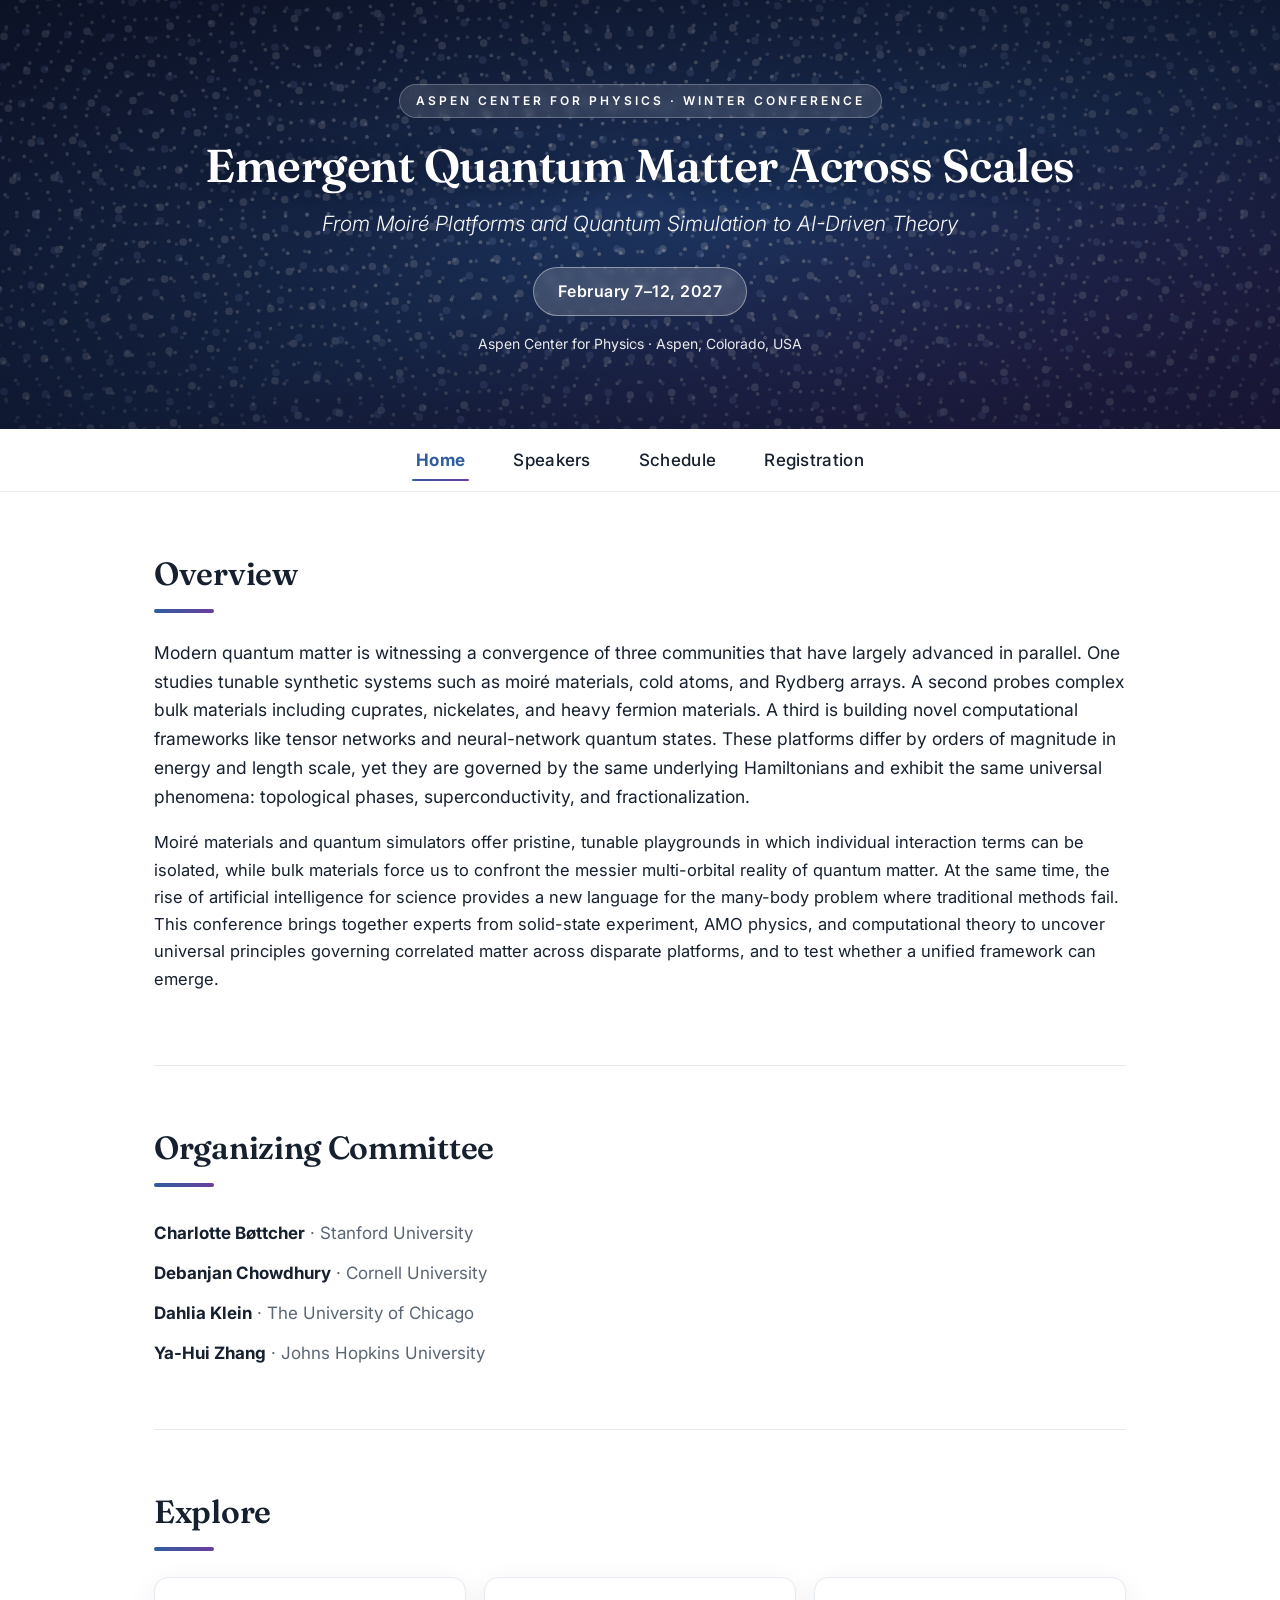
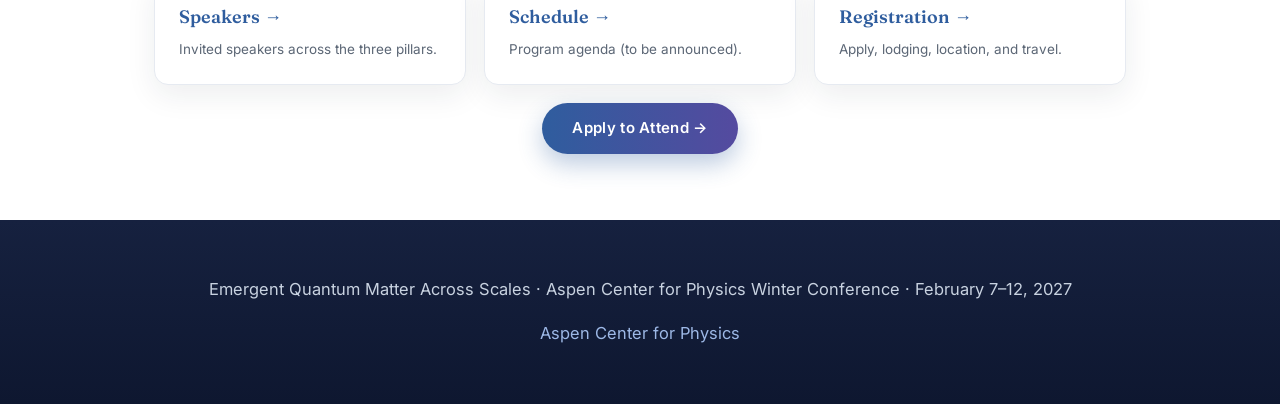
<file: index.html>
<!DOCTYPE html>
<html lang="en">
<head>
<meta charset="UTF-8">
<meta name="viewport" content="width=device-width, initial-scale=1.0">
<title>Home — Emergent Quantum Matter Across Scales · Aspen Winter 2027</title>
<link rel="preconnect" href="https://fonts.googleapis.com">
<link rel="preconnect" href="https://fonts.gstatic.com" crossorigin>
<link href="https://fonts.googleapis.com/css2?family=Fraunces:opsz,wght@9..144,500;9..144,600&family=Inter:wght@300;400;500;600;700&display=swap" rel="stylesheet">
<link rel="stylesheet" href="style.css">
</head>
<body>

<header class="hero">
  <div class="hero-inner">
    <div class="eyebrow">Aspen Center for Physics &middot; Winter Conference</div>
    <h1>Emergent Quantum Matter Across Scales</h1>
    <p class="subtitle">From Moiré Platforms and Quantum Simulation to AI-Driven Theory</p>
    <span class="dates-pill">February 7–12, 2027</span>
    <div class="venue-line">Aspen Center for Physics &middot; Aspen, Colorado, USA</div>
  </div>
</header>

<nav>
  <ul>
    <li><a href="index.html" class="active">Home</a></li>
    <li><a href="speakers.html">Speakers</a></li>
    <li><a href="schedule.html">Schedule</a></li>
    <li><a href="registration.html">Registration</a></li>
  </ul>
</nav>

<main>

  <section id="overview">
    <h2>Overview</h2>
    <div class="rule"></div>
    <p>Modern quantum matter is witnessing a convergence of three communities that have largely advanced in parallel. One studies tunable synthetic systems such as moiré materials, cold atoms, and Rydberg arrays. A second probes complex bulk materials including cuprates, nickelates, and heavy fermion materials. A third is building novel computational frameworks like tensor networks and neural-network quantum states. These platforms differ by orders of magnitude in energy and length scale, yet they are governed by the same underlying Hamiltonians and exhibit the same universal phenomena: topological phases, superconductivity, and fractionalization.</p>
    <p>Moiré materials and quantum simulators offer pristine, tunable playgrounds in which individual interaction terms can be isolated, while bulk materials force us to confront the messier multi-orbital reality of quantum matter. At the same time, the rise of artificial intelligence for science provides a new language for the many-body problem where traditional methods fail. This conference brings together experts from solid-state experiment, AMO physics, and computational theory to uncover universal principles governing correlated matter across disparate platforms, and to test whether a unified framework can emerge.</p>
  </section>

  <section id="organizers">
    <h2>Organizing Committee</h2>
    <div class="rule"></div>
    <ul class="org-list">
      <li><strong>Charlotte Bøttcher</strong><span class="aff"> &middot; Stanford University</span></li>
      <li><strong>Debanjan Chowdhury</strong><span class="aff"> &middot; Cornell University</span></li>
      <li><strong>Dahlia Klein</strong><span class="aff"> &middot; The University of Chicago</span></li>
      <li><strong>Ya-Hui Zhang</strong><span class="aff"> &middot; Johns Hopkins University</span></li>
    </ul>
  </section>

  <section id="explore">
    <h2>Explore</h2>
    <div class="rule"></div>
    <div class="quick-grid">
      <a class="quick-card" href="speakers.html"><div class="qt">Speakers →</div><div class="qd">Invited speakers across the three pillars.</div></a>
      <a class="quick-card" href="schedule.html"><div class="qt">Schedule →</div><div class="qd">Program agenda (to be announced).</div></a>
      <a class="quick-card" href="registration.html"><div class="qt">Registration →</div><div class="qd">Apply, lodging, location, and travel.</div></a>
    </div>
    <div style="text-align:center;"><a class="btn" href="registration.html">Apply to Attend →</a></div>
  </section>

</main>

<footer>
  <p>Emergent Quantum Matter Across Scales &middot; Aspen Center for Physics Winter Conference &middot; February 7–12, 2027</p>
  <p><a href="https://aspenphys.org/" target="_blank" rel="noopener">Aspen Center for Physics</a></p>
</footer>

<script src="site.js"></script>
</body>
</html>
</file>
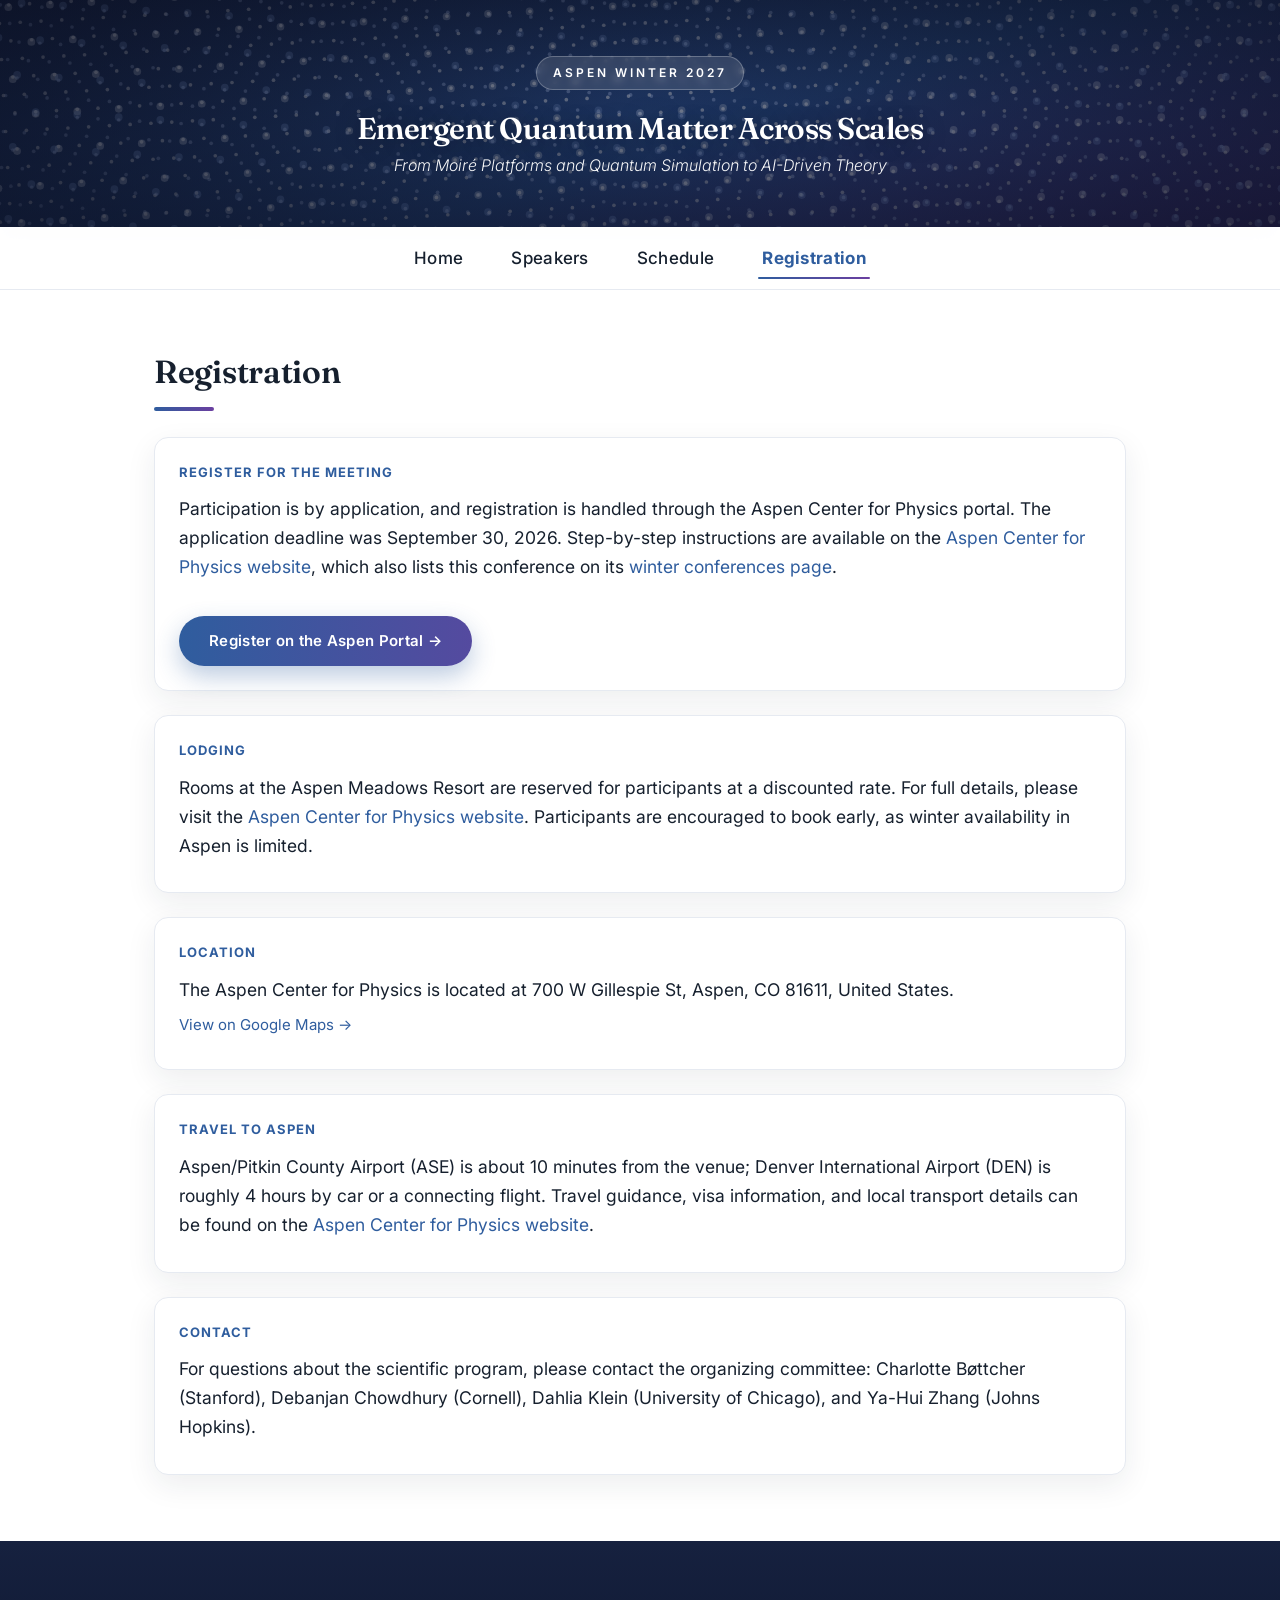
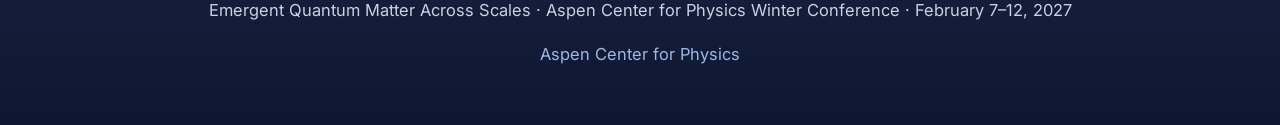
<file: registration.html>
<!DOCTYPE html>
<html lang="en">
<head>
<meta charset="UTF-8">
<meta name="viewport" content="width=device-width, initial-scale=1.0">
<title>Registration — Emergent Quantum Matter Across Scales · Aspen Winter 2027</title>
<link rel="preconnect" href="https://fonts.googleapis.com">
<link rel="preconnect" href="https://fonts.gstatic.com" crossorigin>
<link href="https://fonts.googleapis.com/css2?family=Fraunces:opsz,wght@9..144,500;9..144,600&family=Inter:wght@300;400;500;600;700&display=swap" rel="stylesheet">
<link rel="stylesheet" href="style.css">
</head>
<body>

<header class="hero compact">
  <div class="hero-inner">
    <div class="eyebrow">Aspen Winter 2027</div>
    <h1>Emergent Quantum Matter Across Scales</h1>
    <p class="subtitle">From Moiré Platforms and Quantum Simulation to AI-Driven Theory</p>
  </div>
</header>

<nav>
  <ul>
    <li><a href="index.html">Home</a></li>
    <li><a href="speakers.html">Speakers</a></li>
    <li><a href="schedule.html">Schedule</a></li>
    <li><a href="registration.html" class="active">Registration</a></li>
  </ul>
</nav>

<main>
  <section>
    <h2>Registration</h2>
    <div class="rule"></div>

    <div class="info-box" style="margin-bottom:24px;">
      <h4>Register for the Meeting</h4>
      <p>Participation is by application, and registration is handled through the Aspen Center for Physics portal. The application deadline was September 30, 2026. Step-by-step instructions are available on the <a href="https://aspenphys.org/winter/winter-application-process/" target="_blank" rel="noopener">Aspen Center for Physics website</a>, which also lists this conference on its <a href="https://aspenphys.org/winter-conferences/#event6576" target="_blank" rel="noopener">winter conferences page</a>.</p>
      <p style="margin:16px 0 0;"><a class="btn" href="https://portal.aspenphys.org/#/winter-contact?event=2673" target="_blank" rel="noopener">Register on the Aspen Portal →</a></p>
    </div>

    <div class="info-box" style="margin-bottom:24px;">
      <h4>Lodging</h4>
      <p>Rooms at the Aspen Meadows Resort are reserved for participants at a discounted rate. For full details, please visit the <a href="https://aspenphys.org/winter/winter-hotel-information-general/" target="_blank" rel="noopener">Aspen Center for Physics website</a>. Participants are encouraged to book early, as winter availability in Aspen is limited.</p>
    </div>

    <div class="info-box" style="margin-bottom:24px;">
      <h4>Location</h4>
      <p>The Aspen Center for Physics is located at 700 W Gillespie St, Aspen, CO 81611, United States.</p>
      <p><a href="https://www.google.com/maps/search/?api=1&query=39.197386,-106.829134" target="_blank" rel="noopener">View on Google Maps →</a></p>
    </div>

    <div class="info-box" style="margin-bottom:24px;">
      <h4>Travel to Aspen</h4>
      <p>Aspen/Pitkin County Airport (ASE) is about 10 minutes from the venue; Denver International Airport (DEN) is roughly 4 hours by car or a connecting flight. Travel guidance, visa information, and local transport details can be found on the <a href="https://aspenphys.org/winter/traveling-and-visa-information/" target="_blank" rel="noopener">Aspen Center for Physics website</a>.</p>
    </div>

    <div class="info-box">
      <h4>Contact</h4>
      <p>For questions about the scientific program, please contact the organizing committee: Charlotte Bøttcher (Stanford), Debanjan Chowdhury (Cornell), Dahlia Klein (University of Chicago), and Ya-Hui Zhang (Johns Hopkins).</p>
    </div>

  </section>
</main>

<footer>
  <p>Emergent Quantum Matter Across Scales &middot; Aspen Center for Physics Winter Conference &middot; February 7–12, 2027</p>
  <p><a href="https://aspenphys.org/" target="_blank" rel="noopener">Aspen Center for Physics</a></p>
</footer>

<script src="site.js"></script>
</body>
</html>
</file>
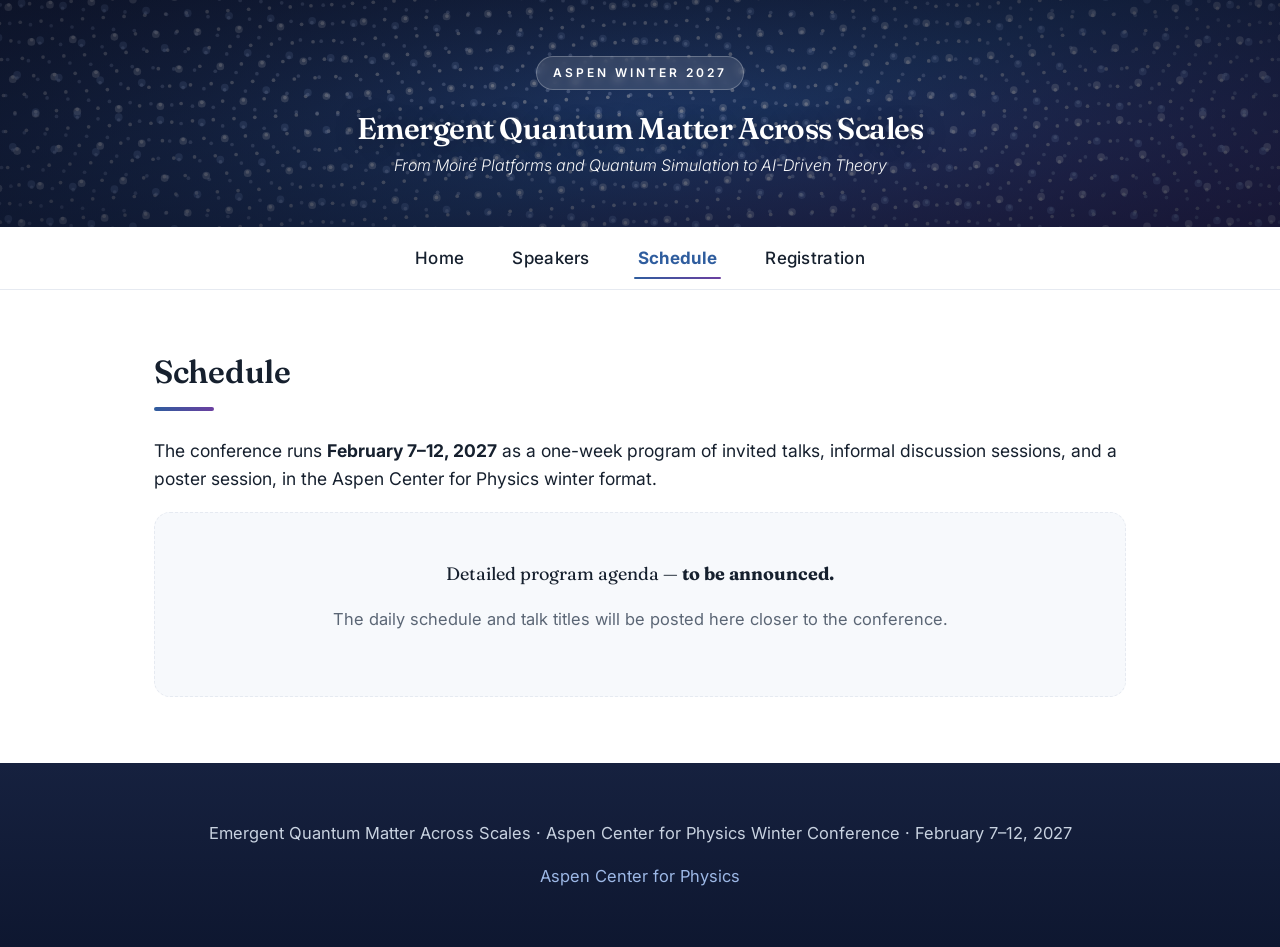
<file: schedule.html>
<!DOCTYPE html>
<html lang="en">
<head>
<meta charset="UTF-8">
<meta name="viewport" content="width=device-width, initial-scale=1.0">
<title>Schedule — Emergent Quantum Matter Across Scales · Aspen Winter 2027</title>
<link rel="preconnect" href="https://fonts.googleapis.com">
<link rel="preconnect" href="https://fonts.gstatic.com" crossorigin>
<link href="https://fonts.googleapis.com/css2?family=Fraunces:opsz,wght@9..144,500;9..144,600&family=Inter:wght@300;400;500;600;700&display=swap" rel="stylesheet">
<link rel="stylesheet" href="style.css">
</head>
<body>

<header class="hero compact">
  <div class="hero-inner">
    <div class="eyebrow">Aspen Winter 2027</div>
    <h1>Emergent Quantum Matter Across Scales</h1>
    <p class="subtitle">From Moiré Platforms and Quantum Simulation to AI-Driven Theory</p>
  </div>
</header>

<nav>
  <ul>
    <li><a href="index.html">Home</a></li>
    <li><a href="speakers.html">Speakers</a></li>
    <li><a href="schedule.html" class="active">Schedule</a></li>
    <li><a href="registration.html">Registration</a></li>
  </ul>
</nav>

<main>
  <section>
    <h2>Schedule</h2>
    <div class="rule"></div>
    <p>The conference runs <strong>February 7–12, 2027</strong> as a one-week program of invited talks, informal discussion sessions, and a poster session, in the Aspen Center for Physics winter format.</p>
    <div class="tba">
      <p style="font-size:18px;">Detailed program agenda — <strong>to be announced.</strong></p>
      <p>The daily schedule and talk titles will be posted here closer to the conference.</p>
    </div>
  </section>
</main>

<footer>
  <p>Emergent Quantum Matter Across Scales &middot; Aspen Center for Physics Winter Conference &middot; February 7–12, 2027</p>
  <p><a href="https://aspenphys.org/" target="_blank" rel="noopener">Aspen Center for Physics</a></p>
</footer>

<script src="site.js"></script>
</body>
</html>
</file>
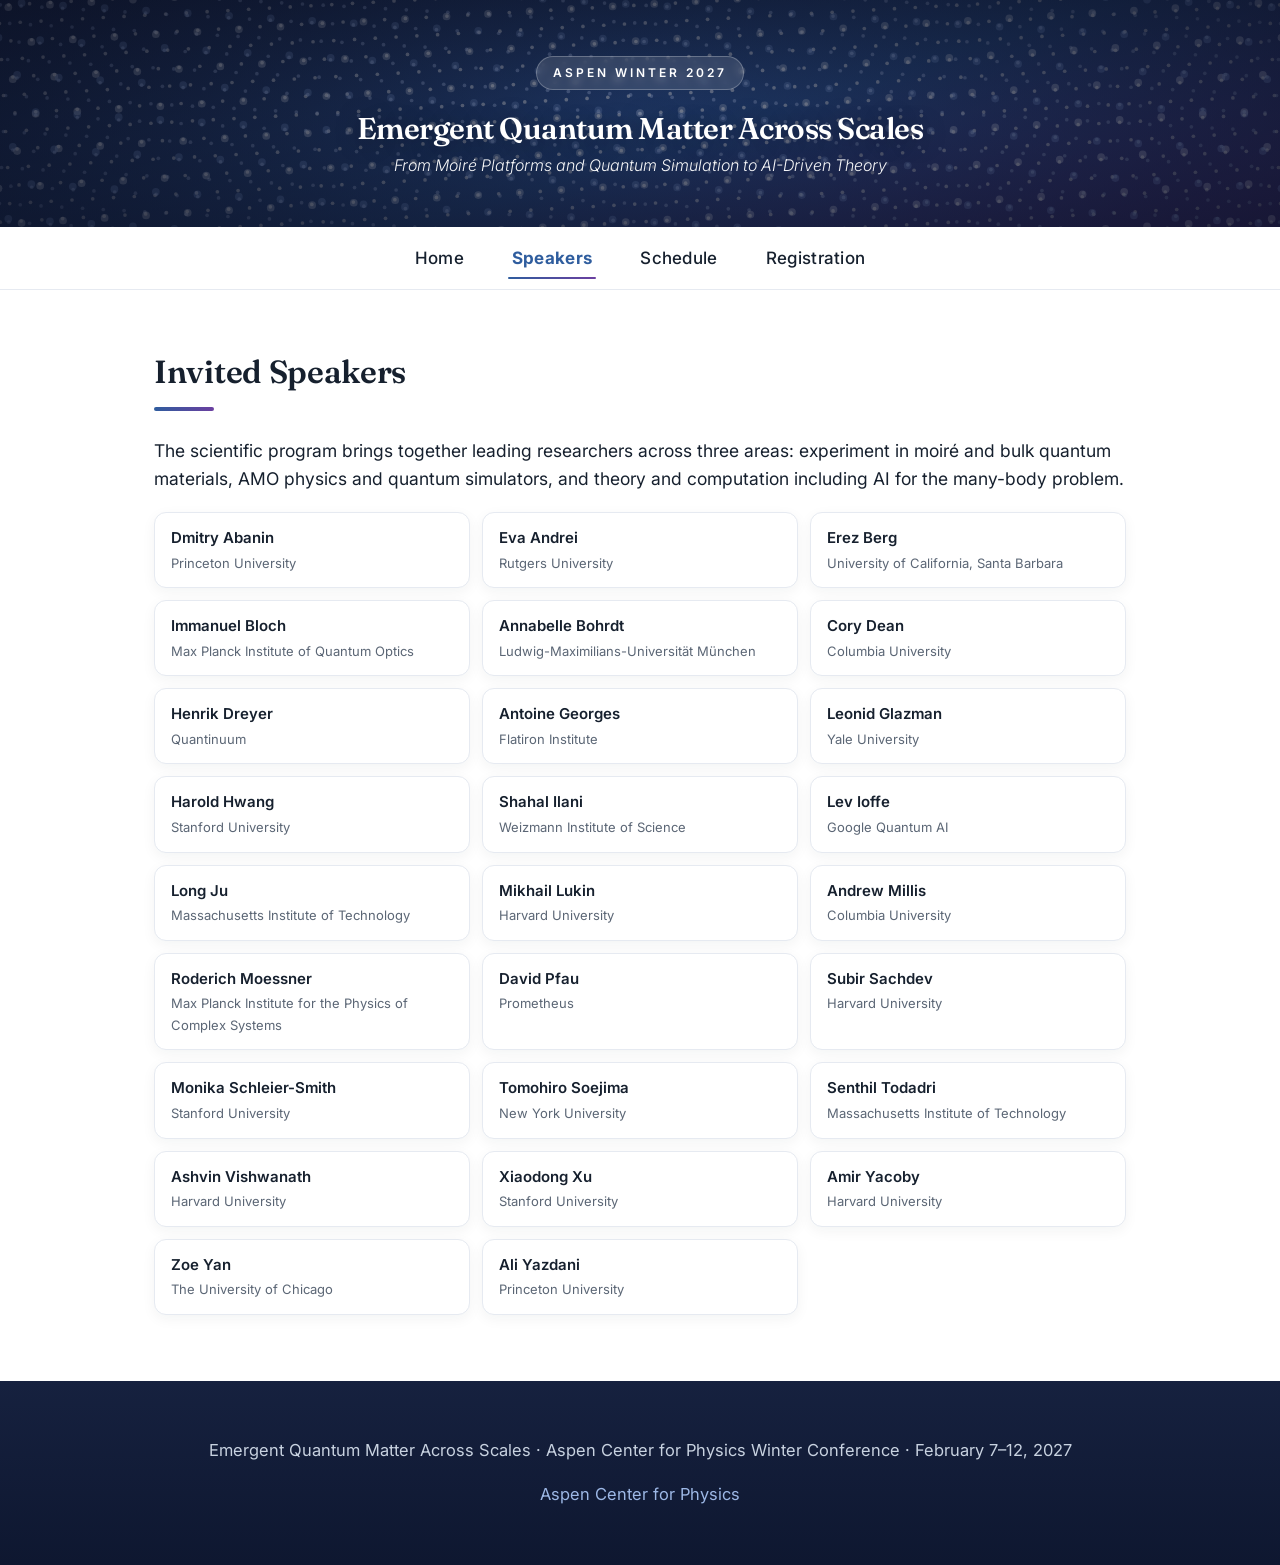
<file: speakers.html>
<!DOCTYPE html>
<html lang="en">
<head>
<meta charset="UTF-8">
<meta name="viewport" content="width=device-width, initial-scale=1.0">
<title>Speakers — Emergent Quantum Matter Across Scales · Aspen Winter 2027</title>
<link rel="preconnect" href="https://fonts.googleapis.com">
<link rel="preconnect" href="https://fonts.gstatic.com" crossorigin>
<link href="https://fonts.googleapis.com/css2?family=Fraunces:opsz,wght@9..144,500;9..144,600&family=Inter:wght@300;400;500;600;700&display=swap" rel="stylesheet">
<link rel="stylesheet" href="style.css">
</head>
<body>

<header class="hero compact">
  <div class="hero-inner">
    <div class="eyebrow">Aspen Winter 2027</div>
    <h1>Emergent Quantum Matter Across Scales</h1>
    <p class="subtitle">From Moiré Platforms and Quantum Simulation to AI-Driven Theory</p>
  </div>
</header>

<nav>
  <ul>
    <li><a href="index.html">Home</a></li>
    <li><a href="speakers.html" class="active">Speakers</a></li>
    <li><a href="schedule.html">Schedule</a></li>
    <li><a href="registration.html">Registration</a></li>
  </ul>
</nav>

<main>
  <section>
    <h2>Invited Speakers</h2>
    <div class="rule"></div>
    <p>The scientific program brings together leading researchers across three areas: experiment in moiré and bulk quantum materials, AMO physics and quantum simulators, and theory and computation including AI for the many-body problem.</p>

    <div class="spk-grid">
      <div class="spk"><span class="nm">Dmitry Abanin</span><span class="af">Princeton University</span></div>
      <div class="spk"><span class="nm">Eva Andrei</span><span class="af">Rutgers University</span></div>
      <div class="spk"><span class="nm">Erez Berg</span><span class="af">University of California, Santa Barbara</span></div>
      <div class="spk"><span class="nm">Immanuel Bloch</span><span class="af">Max Planck Institute of Quantum Optics</span></div>
      <div class="spk"><span class="nm">Annabelle Bohrdt</span><span class="af">Ludwig-Maximilians-Universität München</span></div>
      <div class="spk"><span class="nm">Cory Dean</span><span class="af">Columbia University</span></div>
      <div class="spk"><span class="nm">Henrik Dreyer</span><span class="af">Quantinuum</span></div>
      <div class="spk"><span class="nm">Antoine Georges</span><span class="af">Flatiron Institute</span></div>
      <div class="spk"><span class="nm">Leonid Glazman</span><span class="af">Yale University</span></div>
      <div class="spk"><span class="nm">Harold Hwang</span><span class="af">Stanford University</span></div>
      <div class="spk"><span class="nm">Shahal Ilani</span><span class="af">Weizmann Institute of Science</span></div>
      <div class="spk"><span class="nm">Lev Ioffe</span><span class="af">Google Quantum AI</span></div>
      <div class="spk"><span class="nm">Long Ju</span><span class="af">Massachusetts Institute of Technology</span></div>
      <div class="spk"><span class="nm">Mikhail Lukin</span><span class="af">Harvard University</span></div>
      <div class="spk"><span class="nm">Andrew Millis</span><span class="af">Columbia University</span></div>
      <div class="spk"><span class="nm">Roderich Moessner</span><span class="af">Max Planck Institute for the Physics of Complex Systems</span></div>
      <div class="spk"><span class="nm">David Pfau</span><span class="af">Prometheus</span></div>
      <div class="spk"><span class="nm">Subir Sachdev</span><span class="af">Harvard University</span></div>
      <div class="spk"><span class="nm">Monika Schleier-Smith</span><span class="af">Stanford University</span></div>
      <div class="spk"><span class="nm">Tomohiro Soejima</span><span class="af">New York University</span></div>
      <div class="spk"><span class="nm">Senthil Todadri</span><span class="af">Massachusetts Institute of Technology</span></div>
      <div class="spk"><span class="nm">Ashvin Vishwanath</span><span class="af">Harvard University</span></div>
      <div class="spk"><span class="nm">Xiaodong Xu</span><span class="af">Stanford University</span></div>
      <div class="spk"><span class="nm">Amir Yacoby</span><span class="af">Harvard University</span></div>
      <div class="spk"><span class="nm">Zoe Yan</span><span class="af">The University of Chicago</span></div>
      <div class="spk"><span class="nm">Ali Yazdani</span><span class="af">Princeton University</span></div>
    </div>

  </section>
</main>

<footer>
  <p>Emergent Quantum Matter Across Scales &middot; Aspen Center for Physics Winter Conference &middot; February 7–12, 2027</p>
  <p><a href="https://aspenphys.org/" target="_blank" rel="noopener">Aspen Center for Physics</a></p>
</footer>

<script src="site.js"></script>
</body>
</html>
</file>
<file: style.css>
:root{
  --ink:#16202e;
  --muted:#5b6675;
  --line:#e6eaf1;
  --accent:#2f5d9e;
  --accent2:#6b3fa0;
  --accent3:#3aa0c2;
  --bg:#ffffff;
  --soft:#f7f9fc;
  --maxw:1020px;
  --grad:linear-gradient(90deg,var(--accent),var(--accent2));
  --shadow:0 10px 30px rgba(22,32,46,.08);
  --shadow-lg:0 18px 50px rgba(22,32,46,.16);
}
*{box-sizing:border-box;}
html{scroll-behavior:smooth;}
body{
  margin:0;
  font-family:"Inter",-apple-system,BlinkMacSystemFont,"Segoe UI",Helvetica,Arial,sans-serif;
  color:var(--ink);
  background:var(--bg);
  line-height:1.65;
  -webkit-font-smoothing:antialiased;
  text-rendering:optimizeLegibility;
}
a{color:var(--accent);text-decoration:none;transition:color .2s;}
a:hover{color:var(--accent2);}

/* ===== HERO ===== */
header.hero{
  background:#14213f url("header.svg") center/cover no-repeat;
  color:#fff;
  padding:84px 24px 74px;
  text-align:center;
  position:relative;
  overflow:hidden;
}
header.hero.compact{padding:56px 24px 48px;}
/* static moiré overlay over the base lattice */
header.hero::before{
  content:"";
  position:absolute;
  left:50%;top:50%;
  width:150vmax;height:150vmax;
  transform:translate(-50%,-50%);
  background:url("header_dots.svg") center/cover no-repeat;
  opacity:.55;
  z-index:1;
  pointer-events:none;
}
/* readability scrim */
header.hero::after{
  content:"";
  position:absolute;inset:0;
  background:radial-gradient(ellipse at center,rgba(12,18,40,.40) 0%,rgba(10,14,32,.66) 100%);
  z-index:2;pointer-events:none;
}
.hero-inner{max-width:var(--maxw);margin:0 auto;position:relative;z-index:3;}
.eyebrow{
  display:inline-block;
  letter-spacing:3px;text-transform:uppercase;
  font-size:12px;font-weight:600;
  padding:6px 16px;border-radius:30px;
  background:rgba(255,255,255,.12);
  border:1px solid rgba(255,255,255,.25);
  -webkit-backdrop-filter:blur(4px);backdrop-filter:blur(4px);
  margin-bottom:22px;
}
header.hero h1{
  font-family:"Fraunces","Georgia",serif;
  font-size:clamp(28px,4.6vw,46px);
  line-height:1.15;margin:0 0 14px;font-weight:600;
  letter-spacing:-.5px;
  text-shadow:0 2px 24px rgba(0,0,0,.35);
}
header.hero.compact h1{font-size:clamp(22px,3vw,30px);margin-bottom:6px;}
header.hero .subtitle{
  font-size:clamp(16px,2vw,21px);
  font-weight:300;font-style:italic;opacity:.96;
  margin:0 auto 26px;max-width:780px;
}
header.hero.compact .subtitle{font-size:16px;margin-bottom:0;}
.dates-pill{
  display:inline-block;
  font-size:16px;font-weight:600;letter-spacing:.5px;
  background:rgba(255,255,255,.16);
  border:1px solid rgba(255,255,255,.4);
  padding:10px 24px;border-radius:30px;
  -webkit-backdrop-filter:blur(4px);backdrop-filter:blur(4px);
}
.venue-line{font-size:14px;margin-top:16px;opacity:.9;}

/* ===== NAV ===== */
nav{
  position:sticky;top:0;z-index:40;
  background:rgba(255,255,255,.82);
  -webkit-backdrop-filter:saturate(180%) blur(12px);
  backdrop-filter:saturate(180%) blur(12px);
  border-bottom:1px solid var(--line);
  transition:box-shadow .25s;
}
nav.scrolled{box-shadow:0 6px 22px rgba(22,32,46,.10);}
nav ul{
  max-width:var(--maxw);margin:0 auto;padding:0;
  list-style:none;display:flex;flex-wrap:wrap;justify-content:center;
}
nav a{
  position:relative;display:block;
  font-size:17px;font-weight:500;letter-spacing:.3px;color:var(--ink);
  padding:17px 24px;
}
nav a::after{
  content:"";position:absolute;left:20px;right:20px;bottom:10px;height:2px;
  background:var(--grad);transform:scaleX(0);transform-origin:left;
  transition:transform .25s;border-radius:2px;
}
nav a:hover{color:var(--accent);}
nav a:hover::after,nav a.active::after{transform:scaleX(1);}
nav a.active{color:var(--accent);font-weight:700;}

/* ===== CONTENT ===== */
main{max-width:var(--maxw);margin:0 auto;padding:0 24px;}
section{padding:56px 0;border-bottom:1px solid var(--line);}
section:last-child{border-bottom:none;}
h2{
  font-family:"Fraunces","Georgia",serif;
  font-size:clamp(24px,3vw,32px);margin:0 0 8px;color:var(--ink);font-weight:600;
  letter-spacing:-.3px;
}
.rule{width:60px;height:4px;background:var(--grad);border-radius:3px;margin:0 0 26px;}
p{font-size:16.5px;}
section p:first-of-type{font-size:17.5px;}

/* reveal on scroll */
[data-reveal]{opacity:0;transform:translateY(24px);transition:opacity .7s ease,transform .7s ease;}
[data-reveal].in{opacity:1;transform:none;}

/* ===== AT A GLANCE ===== */
.glance{
  display:grid;grid-template-columns:repeat(3,1fr);gap:0;
  background:var(--soft);border:1px solid var(--line);border-radius:16px;
  overflow:hidden;box-shadow:var(--shadow);margin-top:6px;
}
.glance .g{padding:24px 18px;text-align:center;border-right:1px solid var(--line);}
.glance .g:last-child{border-right:none;}
.glance .gv{font-family:"Fraunces",serif;font-size:24px;font-weight:600;
  background:var(--grad);-webkit-background-clip:text;background-clip:text;color:transparent;}
.glance .gl{font-size:12.5px;text-transform:uppercase;letter-spacing:1px;color:var(--muted);margin-top:6px;}

/* ===== ORGANIZERS ===== */
.org-list{list-style:none;padding:0;margin:8px 0 0;}
.org-list li{font-size:17px;padding:6px 0;}
.org-list .aff{color:var(--muted);}

/* ===== SPEAKERS ===== */
.pillar{margin-bottom:38px;}
.pillar h3{
  font-size:15px;letter-spacing:1px;text-transform:uppercase;font-weight:700;
  color:var(--accent2);margin:0 0 16px;display:flex;align-items:center;gap:12px;
}
.pillar h3::before{content:"";width:26px;height:3px;background:var(--grad);border-radius:2px;}
.spk-grid{display:grid;grid-template-columns:repeat(auto-fill,minmax(238px,1fr));gap:12px;}
.spk{
  background:#fff;border:1px solid var(--line);border-radius:12px;
  padding:13px 16px;box-shadow:0 4px 14px rgba(22,32,46,.05);
  transition:transform .2s,box-shadow .2s,border-color .2s;
}
.spk:hover{transform:translateY(-3px);box-shadow:var(--shadow);border-color:#cfdcef;}
.spk .nm{display:block;font-weight:600;font-size:15px;}
.spk .af{display:block;color:var(--muted);font-size:13px;margin-top:2px;}
.note{
  background:#fff8ec;border:1px solid #f0d9a6;border-left:4px solid #e0a93b;
  border-radius:10px;padding:14px 18px;font-size:13.5px;color:#7a5a16;margin-bottom:24px;
}

/* ===== INFO / CARDS ===== */
.venue-grid{display:grid;grid-template-columns:1fr 1fr;gap:22px;}
.info-box{
  background:#fff;border:1px solid var(--line);border-radius:14px;padding:24px;
  box-shadow:var(--shadow);transition:transform .25s,box-shadow .25s;
}
.info-box:hover{transform:translateY(-4px);box-shadow:var(--shadow-lg);}
.info-box h4{
  font-size:13px;letter-spacing:1px;text-transform:uppercase;font-weight:700;
  color:var(--accent);margin:0 0 12px;display:flex;align-items:center;gap:8px;
}
.info-box p{margin:0 0 8px;font-size:15px;}

/* ===== QUICK LINKS ===== */
.quick-grid{display:grid;grid-template-columns:repeat(auto-fit,minmax(210px,1fr));gap:18px;margin-top:8px;}
.quick-card{
  display:block;background:#fff;border:1px solid var(--line);border-radius:14px;padding:24px;
  color:var(--ink);box-shadow:var(--shadow);transition:transform .25s,box-shadow .25s,border-color .25s;
}
.quick-card:hover{transform:translateY(-5px);box-shadow:var(--shadow-lg);border-color:#cfdcef;color:var(--ink);}
.quick-card .qt{font-family:"Fraunces",serif;font-weight:600;font-size:18px;color:var(--accent);}
.quick-card:hover .qt{color:var(--accent2);}
.quick-card .qd{font-size:13.5px;color:var(--muted);margin-top:6px;}

/* ===== BUTTON / CTA ===== */
.btn{
  display:inline-block;margin-top:18px;
  font-weight:600;font-size:15px;letter-spacing:.3px;color:#fff;
  background:var(--grad);background-size:160% 100%;background-position:0 0;
  padding:13px 30px;border-radius:30px;
  box-shadow:0 10px 24px rgba(47,93,158,.32);
  transition:background-position .4s,transform .2s,box-shadow .2s;
}
.btn:hover{background-position:100% 0;color:#fff;transform:translateY(-2px);box-shadow:0 14px 30px rgba(107,63,160,.38);}

/* ===== SCHEDULE TBA ===== */
.tba{
  text-align:center;padding:46px 24px;border:1.5px dashed var(--line);border-radius:16px;
  background:var(--soft);color:var(--muted);margin-top:10px;
}
.tba p:first-child{font-family:"Fraunces",serif;font-size:20px;color:var(--ink);margin-top:0;}

/* ===== FOOTER ===== */
footer{
  background:linear-gradient(180deg,#16213f,#0e1730);color:#c8d2e0;text-align:center;
  padding:40px 24px;font-size:13.5px;margin-top:10px;
}
footer a{color:#9db8e6;}
footer .dot{opacity:.45;margin:0 8px;}

@media(max-width:760px){
  .venue-grid{grid-template-columns:1fr;}
  .glance{grid-template-columns:1fr;}
  .glance .g{border-right:none;border-bottom:1px solid var(--line);}
  .glance .g:last-child{border-bottom:none;}
  section{padding:42px 0;}
}
</file>
